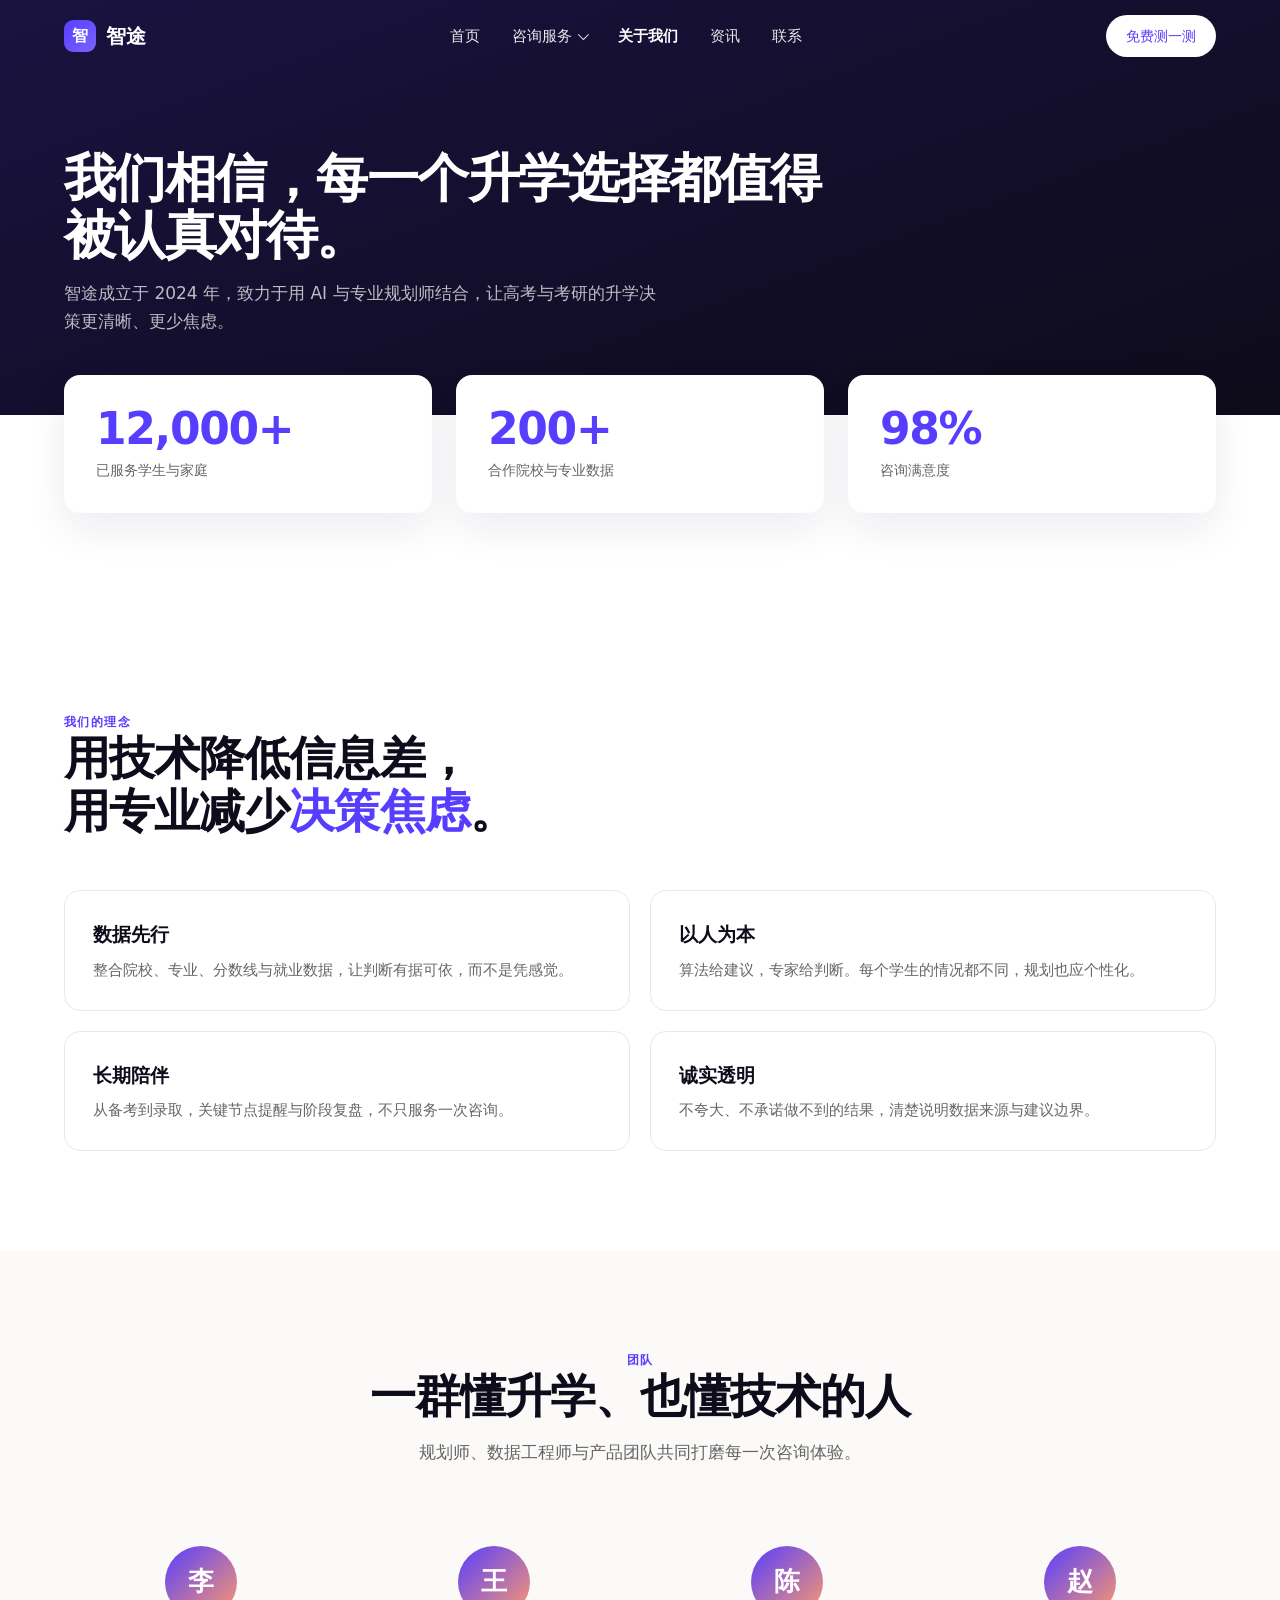
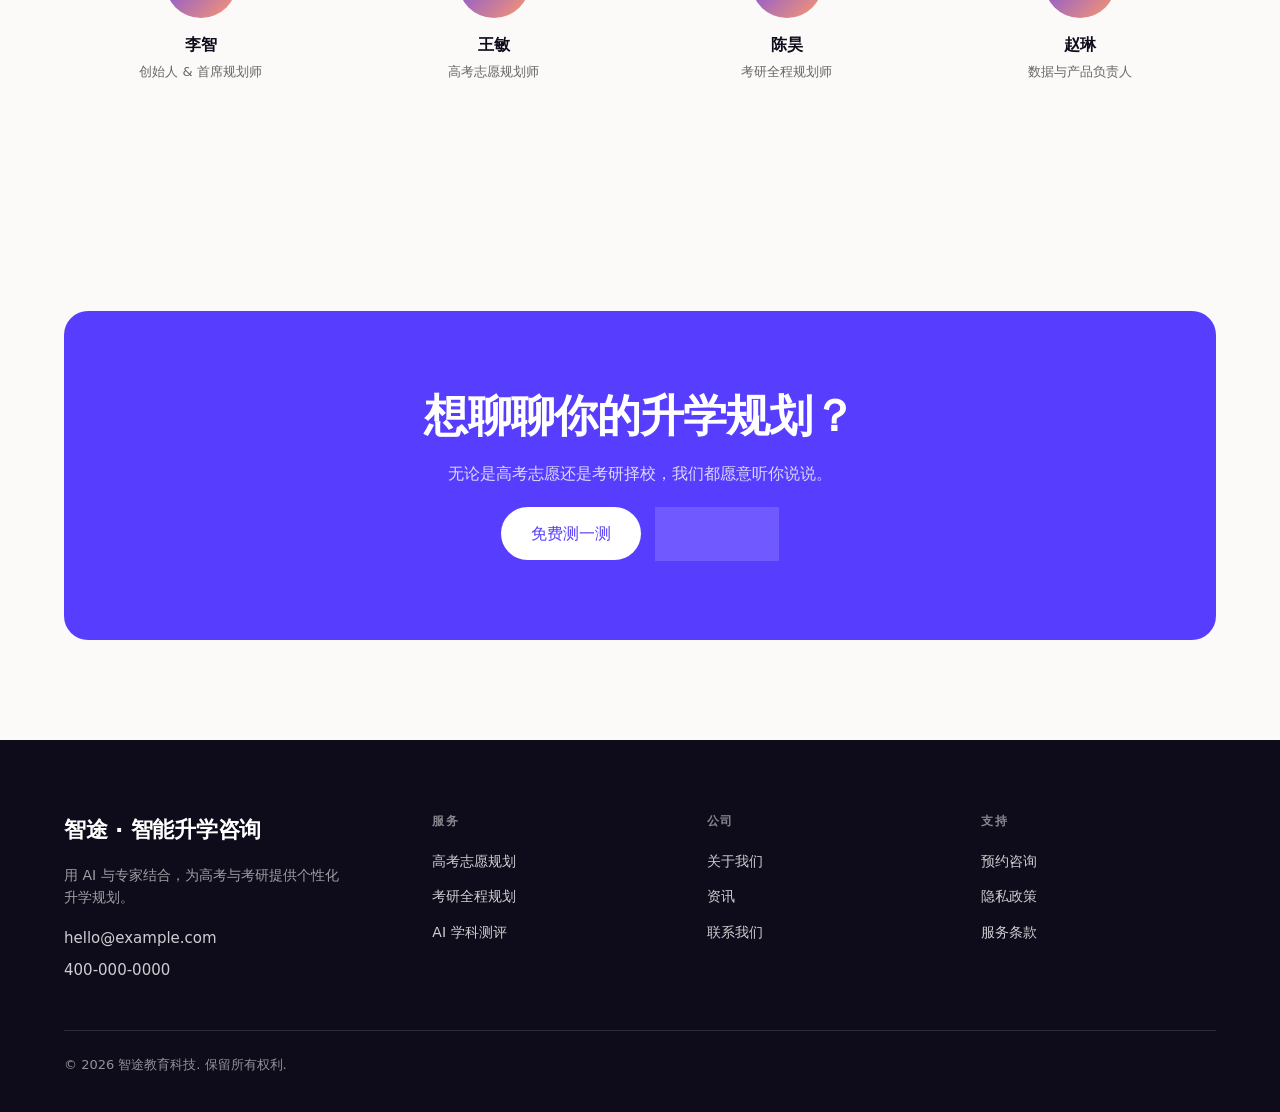
<file: prototype/about.html>
<!doctype html>
<html lang="zh-CN">
<head>
<meta charset="utf-8">
<meta name="viewport" content="width=device-width, initial-scale=1">
<title>关于我们 · 智途</title>
<meta name="description" content="了解智途的团队、理念与使命。">
<link rel="stylesheet" href="styles.css">
</head>
<body>

<header class="site-header" id="header">
  <div class="wrap header-inner">
    <a href="index.html" class="logo"><span class="logo-mark">智</span><span>智途</span></a>
    <nav class="nav" aria-label="主导航">
      <div class="nav-item"><a class="nav-link" href="index.html">首页</a></div>
      <div class="nav-item" data-dropdown>
        <button class="nav-link" aria-haspopup="true" aria-expanded="false">咨询服务 <span class="caret"></span></button>
        <div class="dropdown">
          <a class="drop-link" href="tool.html"><strong>高考志愿规划</strong><span>基于分数与兴趣的智能院校匹配</span></a>
          <a class="drop-link" href="tool.html"><strong>考研全程规划</strong><span>择校、复习、复试一站式咨询</span></a>
          <a class="drop-link" href="tool.html"><strong>AI 学科测评</strong><span>快速定位强弱项，生成提分路径</span></a>
        </div>
      </div>
      <div class="nav-item"><a class="nav-link active" href="about.html">关于我们</a></div>
      <div class="nav-item"><a class="nav-link" href="index.html#blog">资讯</a></div>
      <div class="nav-item"><a class="nav-link" href="contact.html">联系</a></div>
    </nav>
    <div class="header-cta">
      <a href="tool.html" class="btn btn-white btn-sm btn-login">免费测一测</a>
      <button class="burger" id="burger" aria-label="打开菜单" aria-expanded="false"><span></span><span></span><span></span></button>
    </div>
  </div>
</header>

<div class="mobile-menu" id="mobileMenu">
  <div class="m-group"><a class="m-toggle" href="index.html">首页</a></div>
  <div class="m-group">
    <button class="m-toggle" aria-expanded="false">咨询服务 <span class="caret"></span></button>
    <div class="m-panel"><a href="tool.html">高考志愿规划</a><a href="tool.html">考研全程规划</a><a href="tool.html">AI 学科测评</a></div>
  </div>
  <div class="m-group"><a class="m-toggle" href="about.html">关于我们</a></div>
  <div class="m-group"><a class="m-toggle" href="index.html#blog">资讯</a></div>
  <div class="m-group"><a class="m-toggle" href="contact.html">联系</a></div>
  <div class="m-cta"><a href="tool.html" class="btn btn-primary">免费测一测</a></div>
</div>

<section class="page-hero">
  <div class="wrap">
    <h1>我们相信，每一个升学选择都值得被认真对待。</h1>
    <p>智途成立于 2024 年，致力于用 AI 与专业规划师结合，让高考与考研的升学决策更清晰、更少焦虑。</p>
  </div>
</section>

<section class="section-pad" style="padding-top:0">
  <div class="wrap">
    <div class="about-grid">
      <div class="about-stat"><div class="num">12,000+</div><p>已服务学生与家庭</p></div>
      <div class="about-stat"><div class="num">200+</div><p>合作院校与专业数据</p></div>
      <div class="about-stat"><div class="num">98%</div><p>咨询满意度</p></div>
    </div>
  </div>
</section>

<section class="section-pad">
  <div class="wrap">
    <div class="section-head reveal">
      <div class="eyebrow">我们的理念</div>
      <h2>用技术降低信息差，<br>用专业减少<em>决策焦虑</em>。</h2>
    </div>
    <div class="values">
      <div class="value-card reveal"><h3>数据先行</h3><p>整合院校、专业、分数线与就业数据，让判断有据可依，而不是凭感觉。</p></div>
      <div class="value-card reveal"><h3>以人为本</h3><p>算法给建议，专家给判断。每个学生的情况都不同，规划也应个性化。</p></div>
      <div class="value-card reveal"><h3>长期陪伴</h3><p>从备考到录取，关键节点提醒与阶段复盘，不只服务一次咨询。</p></div>
      <div class="value-card reveal"><h3>诚实透明</h3><p>不夸大、不承诺做不到的结果，清楚说明数据来源与建议边界。</p></div>
    </div>
  </div>
</section>

<section class="section-pad" style="background:var(--paper)">
  <div class="wrap">
    <div class="section-head center reveal">
      <div class="eyebrow">团队</div>
      <h2>一群懂升学、也懂技术的人</h2>
      <p>规划师、数据工程师与产品团队共同打磨每一次咨询体验。</p>
    </div>
    <div class="team-grid">
      <div class="team-card reveal"><div class="team-avatar">李</div><h4>李智</h4><p>创始人 &amp; 首席规划师</p></div>
      <div class="team-card reveal"><div class="team-avatar">王</div><h4>王敏</h4><p>高考志愿规划师</p></div>
      <div class="team-card reveal"><div class="team-avatar">陈</div><h4>陈昊</h4><p>考研全程规划师</p></div>
      <div class="team-card reveal"><div class="team-avatar">赵</div><h4>赵琳</h4><p>数据与产品负责人</p></div>
    </div>
  </div>
</section>

<section class="cta">
  <div class="wrap">
    <div class="cta-inner reveal">
      <h2>想聊聊你的升学规划？</h2>
      <p>无论是高考志愿还是考研择校，我们都愿意听你说说。</p>
      <div style="display:flex;gap:14px;flex-wrap:wrap;justify-content:center">
        <a href="tool.html" class="btn btn-white">免费测一测</a>
        <a href="contact.html" class="btn btn-ghost">联系我们</a>
      </div>
    </div>
  </div>
</section>

<footer class="site-footer">
  <div class="wrap">
    <div class="footer-top">
      <div class="footer-brand">
        <h3>智途 · 智能升学咨询</h3>
        <p>用 AI 与专家结合，为高考与考研提供个性化升学规划。</p>
        <div class="contact"><a href="mailto:hello@example.com">hello@example.com</a><a href="tel:4000000000">400-000-0000</a></div>
      </div>
      <div class="footer-col"><h4>服务</h4><ul><li><a href="tool.html">高考志愿规划</a></li><li><a href="tool.html">考研全程规划</a></li><li><a href="tool.html">AI 学科测评</a></li></ul></div>
      <div class="footer-col"><h4>公司</h4><ul><li><a href="about.html">关于我们</a></li><li><a href="index.html#blog">资讯</a></li><li><a href="contact.html">联系我们</a></li></ul></div>
      <div class="footer-col"><h4>支持</h4><ul><li><a href="contact.html">预约咨询</a></li><li><a href="#">隐私政策</a></li><li><a href="#">服务条款</a></li></ul></div>
    </div>
    <div class="footer-bottom"><span>© 2026 智途教育科技. 保留所有权利.</span></div>
  </div>
</footer>

<script src="app.js"></script>
</body>
</html>
</file>
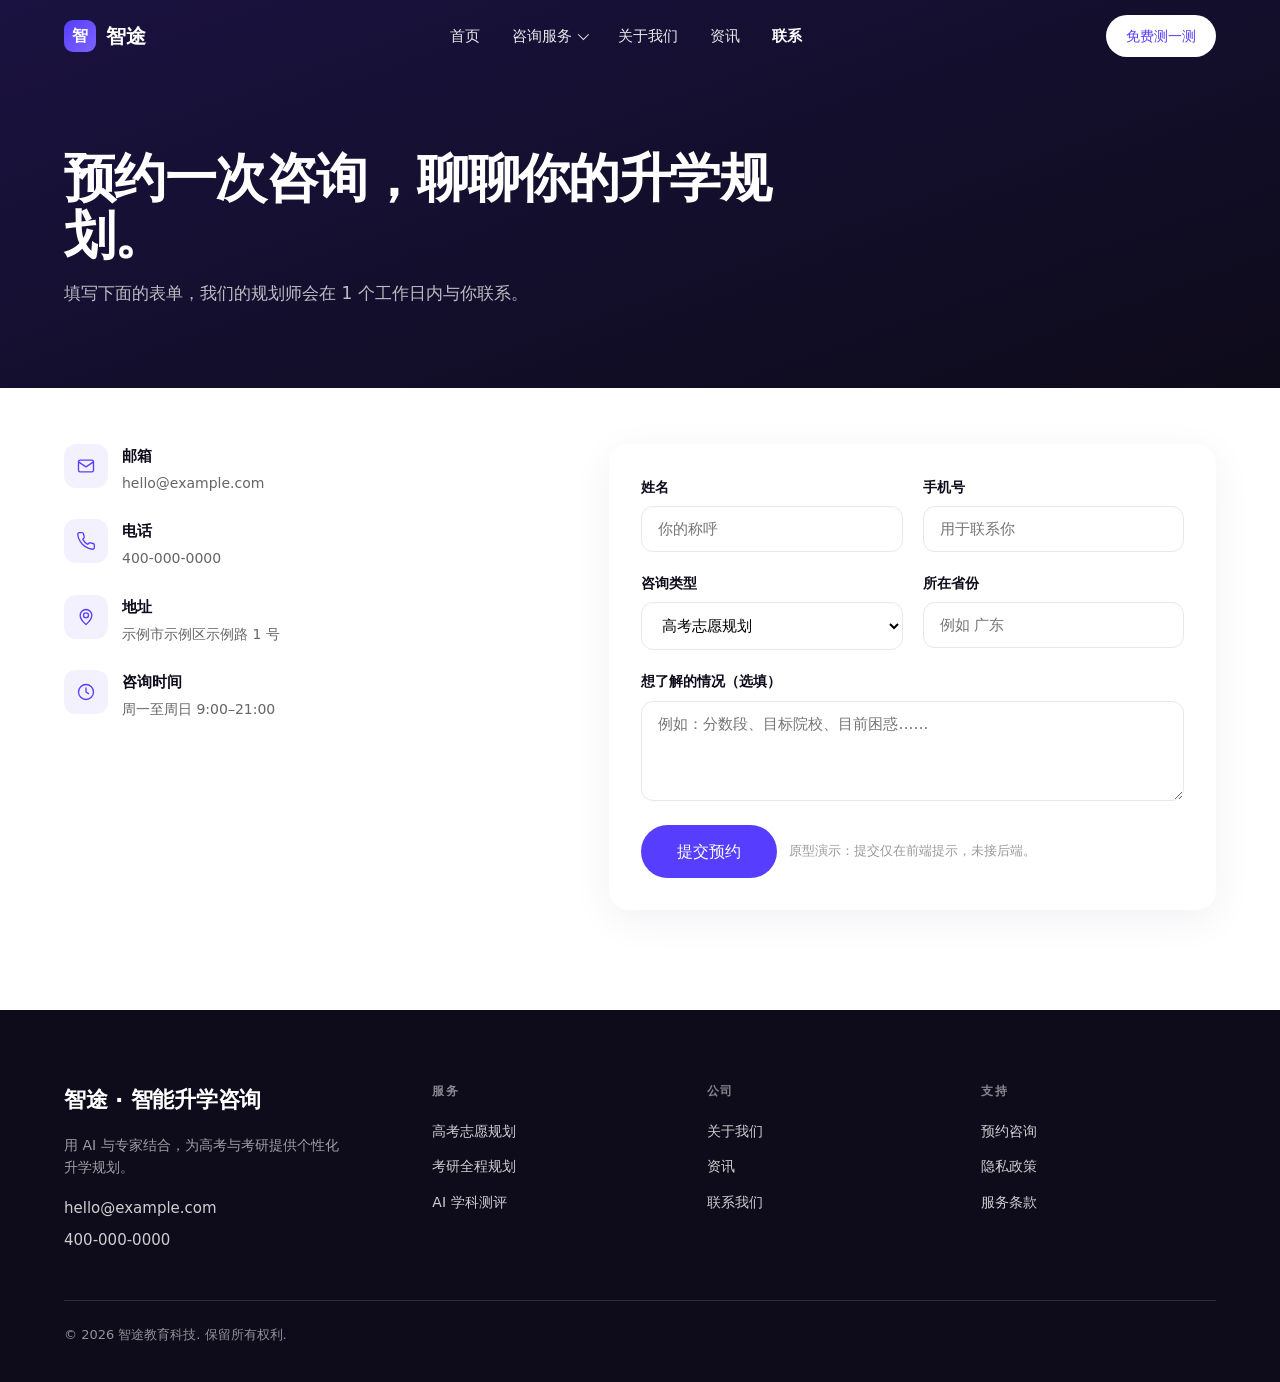
<file: prototype/contact.html>
<!doctype html>
<html lang="zh-CN">
<head>
<meta charset="utf-8">
<meta name="viewport" content="width=device-width, initial-scale=1">
<title>联系我们 · 智途</title>
<meta name="description" content="预约智途升学咨询，获取个性化规划建议。">
<link rel="stylesheet" href="styles.css">
</head>
<body>

<header class="site-header" id="header">
  <div class="wrap header-inner">
    <a href="index.html" class="logo"><span class="logo-mark">智</span><span>智途</span></a>
    <nav class="nav" aria-label="主导航">
      <div class="nav-item"><a class="nav-link" href="index.html">首页</a></div>
      <div class="nav-item" data-dropdown>
        <button class="nav-link" aria-haspopup="true" aria-expanded="false">咨询服务 <span class="caret"></span></button>
        <div class="dropdown">
          <a class="drop-link" href="tool.html"><strong>高考志愿规划</strong><span>基于分数与兴趣的智能院校匹配</span></a>
          <a class="drop-link" href="tool.html"><strong>考研全程规划</strong><span>择校、复习、复试一站式咨询</span></a>
          <a class="drop-link" href="tool.html"><strong>AI 学科测评</strong><span>快速定位强弱项，生成提分路径</span></a>
        </div>
      </div>
      <div class="nav-item"><a class="nav-link" href="about.html">关于我们</a></div>
      <div class="nav-item"><a class="nav-link" href="index.html#blog">资讯</a></div>
      <div class="nav-item"><a class="nav-link active" href="contact.html">联系</a></div>
    </nav>
    <div class="header-cta">
      <a href="tool.html" class="btn btn-white btn-sm btn-login">免费测一测</a>
      <button class="burger" id="burger" aria-label="打开菜单" aria-expanded="false"><span></span><span></span><span></span></button>
    </div>
  </div>
</header>

<div class="mobile-menu" id="mobileMenu">
  <div class="m-group"><a class="m-toggle" href="index.html">首页</a></div>
  <div class="m-group">
    <button class="m-toggle" aria-expanded="false">咨询服务 <span class="caret"></span></button>
    <div class="m-panel"><a href="tool.html">高考志愿规划</a><a href="tool.html">考研全程规划</a><a href="tool.html">AI 学科测评</a></div>
  </div>
  <div class="m-group"><a class="m-toggle" href="about.html">关于我们</a></div>
  <div class="m-group"><a class="m-toggle" href="index.html#blog">资讯</a></div>
  <div class="m-group"><a class="m-toggle" href="contact.html">联系</a></div>
  <div class="m-cta"><a href="tool.html" class="btn btn-primary">免费测一测</a></div>
</div>

<section class="page-hero">
  <div class="wrap">
    <h1>预约一次咨询，聊聊你的升学规划。</h1>
    <p>填写下面的表单，我们的规划师会在 1 个工作日内与你联系。</p>
  </div>
</section>

<section class="section-pad" style="padding-top:56px">
  <div class="wrap">
    <div class="contact-layout">
      <div class="contact-info">
        <div class="contact-item">
          <div class="ci-icon"><svg viewBox="0 0 24 24" stroke-width="1.6" stroke-linecap="round" stroke-linejoin="round"><rect x="3" y="5" width="18" height="14" rx="2"/><path d="m3 7 9 6 9-6"/></svg></div>
          <div><strong>邮箱</strong><span>hello@example.com</span></div>
        </div>
        <div class="contact-item">
          <div class="ci-icon"><svg viewBox="0 0 24 24" stroke-width="1.6" stroke-linecap="round" stroke-linejoin="round"><path d="M22 16.9v3a2 2 0 0 1-2.2 2 19.8 19.8 0 0 1-8.6-3.1 19.5 19.5 0 0 1-6-6A19.8 19.8 0 0 1 2.1 4.2 2 2 0 0 1 4.1 2h3a2 2 0 0 1 2 1.7c.1 1 .4 2 .7 2.9a2 2 0 0 1-.4 2.1L8.1 10a16 16 0 0 0 6 6l1.3-1.3a2 2 0 0 1 2.1-.4c.9.3 1.9.6 2.9.7a2 2 0 0 1 1.7 2Z"/></svg></div>
          <div><strong>电话</strong><span>400-000-0000</span></div>
        </div>
        <div class="contact-item">
          <div class="ci-icon"><svg viewBox="0 0 24 24" stroke-width="1.6" stroke-linecap="round" stroke-linejoin="round"><circle cx="12" cy="10" r="3"/><path d="M12 21s-7-5.7-7-11a7 7 0 1 1 14 0c0 5.3-7 11-7 11Z"/></svg></div>
          <div><strong>地址</strong><span>示例市示例区示例路 1 号</span></div>
        </div>
        <div class="contact-item">
          <div class="ci-icon"><svg viewBox="0 0 24 24" stroke-width="1.6" stroke-linecap="round" stroke-linejoin="round"><circle cx="12" cy="12" r="9"/><path d="M12 7v5l3 2"/></svg></div>
          <div><strong>咨询时间</strong><span>周一至周日 9:00–21:00</span></div>
        </div>
      </div>

      <form class="form-card" id="contactForm" style="margin:0;max-width:none">
        <div class="form-grid">
          <div class="field"><label for="name">姓名</label><input id="name" name="name" type="text" placeholder="你的称呼" required></div>
          <div class="field"><label for="phone">手机号</label><input id="phone" name="phone" type="tel" placeholder="用于联系你" required></div>
          <div class="field"><label for="ctype">咨询类型</label>
            <select id="ctype" name="ctype">
              <option>高考志愿规划</option>
              <option>考研全程规划</option>
              <option>AI 学科测评</option>
              <option>其他</option>
            </select>
          </div>
          <div class="field"><label for="province">所在省份</label><input id="province" name="province" type="text" placeholder="例如 广东"></div>
          <div class="field full"><label for="msg">想了解的情况（选填）</label><textarea id="msg" name="msg" rows="4" placeholder="例如：分数段、目标院校、目前困惑……" style="width:100%;padding:13px 16px;border:1.5px solid var(--line);border-radius:12px;font-size:15px;font-family:inherit;resize:vertical;outline:none"></textarea></div>
        </div>
        <div class="form-actions">
          <button type="submit" class="btn btn-primary">提交预约</button>
          <span class="form-hint">原型演示：提交仅在前端提示，未接后端。</span>
        </div>
        <div class="form-success" id="formSuccess">✓ 已收到你的预约信息（演示），我们会尽快联系你。</div>
      </form>
    </div>
  </div>
</section>

<footer class="site-footer">
  <div class="wrap">
    <div class="footer-top">
      <div class="footer-brand">
        <h3>智途 · 智能升学咨询</h3>
        <p>用 AI 与专家结合，为高考与考研提供个性化升学规划。</p>
        <div class="contact"><a href="mailto:hello@example.com">hello@example.com</a><a href="tel:4000000000">400-000-0000</a></div>
      </div>
      <div class="footer-col"><h4>服务</h4><ul><li><a href="tool.html">高考志愿规划</a></li><li><a href="tool.html">考研全程规划</a></li><li><a href="tool.html">AI 学科测评</a></li></ul></div>
      <div class="footer-col"><h4>公司</h4><ul><li><a href="about.html">关于我们</a></li><li><a href="index.html#blog">资讯</a></li><li><a href="contact.html">联系我们</a></li></ul></div>
      <div class="footer-col"><h4>支持</h4><ul><li><a href="contact.html">预约咨询</a></li><li><a href="#">隐私政策</a></li><li><a href="#">服务条款</a></li></ul></div>
    </div>
    <div class="footer-bottom"><span>© 2026 智途教育科技. 保留所有权利.</span></div>
  </div>
</footer>

<script src="app.js"></script>
</body>
</html>
</file>
<file: prototype/styles.css>
:root {
    --purple: #573EFF;
    --purple-2: #7C63FF;
    --purple-soft: #F4F1FF;
    --ink: #0E0B1A;
    --ink-2: #222;
    --muted: #666;
    --line: #E8E6F0;
    --paper: #FBFAF9;
    --warm: #F2ECE8;
    --radius: 16px;
    --max: 1200px;
    --font: "Geist", "Inter", "PingFang SC", "Microsoft YaHei", system-ui, sans-serif;
}

* {
    box-sizing: border-box;
    margin: 0;
    padding: 0
}

html {
    scroll-behavior: smooth
}

body {
    font-family: var(--font);
    color: var(--ink-2);
    background: #fff;
    line-height: 1.6;
    -webkit-font-smoothing: antialiased
}

a {
    color: inherit;
    text-decoration: none
}

img,
video {
    display: block;
    max-width: 100%
}

button {
    font: inherit;
    cursor: pointer;
    border: 0;
    background: none
}

.wrap {
    width: 100%;
    max-width: var(--max);
    margin: 0 auto;
    padding: 0 24px
}

.btn {
    display: inline-flex;
    align-items: center;
    justify-content: center;
    padding: 14px 30px;
    border-radius: 999px;
    font-size: 16px;
    transition: transform .2s, opacity .2s;
    white-space: nowrap
}

.btn:hover {
    transform: translateY(-1px);
    opacity: .92
}

.btn-primary {
    background: var(--purple);
    color: #fff
}

.btn-white {
    background: #fff;
    color: var(--purple)
}

.btn-ghost {
    background: rgba(255, 255, 255, .15);
    color: #fff;
    backdrop-filter: blur(8px)
}

.btn-outline {
    border: 1.5px solid var(--line);
    color: var(--ink)
}

.btn-outline:hover {
    border-color: var(--purple);
    color: var(--purple)
}

.btn-sm {
    padding: 10px 20px;
    font-size: 14px
}

.eyebrow {
    font-size: 12px;
    letter-spacing: .12em;
    text-transform: uppercase;
    color: var(--purple);
    font-weight: 600
}

/* Header */
.site-header {
    position: fixed;
    inset: 0 0 auto 0;
    z-index: 50;
    transition: background .3s, backdrop-filter .3s, box-shadow .3s
}

.site-header.scrolled {
    background: rgba(255, 255, 255, .85);
    backdrop-filter: blur(14px);
    box-shadow: 0 1px 0 rgba(0, 0, 0, .06)
}

.header-inner {
    display: flex;
    align-items: center;
    justify-content: space-between;
    height: 72px;
    gap: 20px
}

.logo {
    display: flex;
    align-items: center;
    gap: 10px;
    font-weight: 700;
    font-size: 20px;
    color: #fff;
    flex: 0 0 auto
}

.site-header.scrolled .logo {
    color: var(--ink)
}

.logo-mark {
    width: 32px;
    height: 32px;
    border-radius: 9px;
    background: linear-gradient(135deg, var(--purple), var(--purple-2));
    display: grid;
    place-items: center;
    color: #fff;
    font-size: 16px;
    font-weight: 800;
    flex: 0 0 32px
}

.logo img {
    height: 30px;
    width: auto
}

.nav {
    display: flex;
    align-items: center;
    gap: 4px
}

.nav-item {
    position: relative
}

.nav-link {
    display: inline-flex;
    align-items: center;
    gap: 6px;
    padding: 10px 14px;
    border-radius: 10px;
    font-size: 15px;
    color: rgba(255, 255, 255, .9);
    transition: background .2s, color .2s;
    cursor: pointer
}

.site-header.scrolled .nav-link {
    color: var(--ink-2)
}

.nav-link:hover {
    background: rgba(255, 255, 255, .12)
}

.site-header.scrolled .nav-link:hover {
    background: var(--purple-soft);
    color: var(--purple)
}

.nav-link.active {
    color: #fff;
    font-weight: 600
}

.site-header.scrolled .nav-link.active {
    color: var(--purple)
}

.caret {
    width: 8px;
    height: 8px;
    border-right: 1.6px solid currentColor;
    border-bottom: 1.6px solid currentColor;
    transform: rotate(45deg) translateY(-2px);
    transition: transform .2s
}

.nav-item.open .caret {
    transform: rotate(225deg) translateY(-2px)
}

.dropdown {
    position: absolute;
    top: calc(100% + 10px);
    left: 0;
    min-width: 280px;
    background: #fff;
    border-radius: 14px;
    padding: 8px;
    box-shadow: 0 18px 50px rgba(20, 10, 60, .16);
    opacity: 0;
    visibility: hidden;
    transform: translateY(8px);
    transition: all .2s
}

.nav-item.open .dropdown {
    opacity: 1;
    visibility: visible;
    transform: translateY(0)
}

.drop-link {
    display: block;
    padding: 12px 14px;
    border-radius: 10px;
    transition: background .15s
}

.drop-link strong {
    display: block;
    font-size: 15px;
    color: var(--ink);
    margin-bottom: 2px
}

.drop-link span {
    color: #777;
    font-size: 13px
}

.drop-link:hover {
    background: var(--purple-soft)
}

.header-cta {
    display: flex;
    align-items: center;
    gap: 10px
}

.burger {
    display: none;
    width: 44px;
    height: 44px;
    border-radius: 10px;
    position: relative;
    background: rgba(255, 255, 255, .12);
    flex: 0 0 44px
}

.site-header.scrolled .burger {
    background: var(--purple-soft)
}

.burger span {
    position: absolute;
    left: 12px;
    right: 12px;
    height: 2px;
    border-radius: 2px;
    background: #fff;
    transition: all .25s
}

.site-header.scrolled .burger span {
    background: var(--ink)
}

.burger span:nth-child(1) {
    top: 15px
}

.burger span:nth-child(2) {
    top: 21px
}

.burger span:nth-child(3) {
    top: 27px
}

.burger.active span:nth-child(1) {
    top: 21px;
    transform: rotate(45deg)
}

.burger.active span:nth-child(2) {
    opacity: 0
}

.burger.active span:nth-child(3) {
    top: 21px;
    transform: rotate(-45deg)
}

/* Mobile drawer */
.mobile-menu {
    position: fixed;
    inset: 72px 0 0 0;
    z-index: 45;
    background: #fff;
    padding: 20px 24px 40px;
    overflow-y: auto;
    transform: translateX(100%);
    transition: transform .3s
}

.mobile-menu.open {
    transform: translateX(0)
}

.m-group {
    border-bottom: 1px solid var(--line)
}

.m-toggle {
    width: 100%;
    display: flex;
    justify-content: space-between;
    align-items: center;
    padding: 18px 0;
    font-size: 17px;
    color: var(--ink);
    text-align: left
}

.m-group.open .m-toggle .caret {
    transform: rotate(225deg) translateY(-2px)
}

.m-panel {
    max-height: 0;
    overflow: hidden;
    transition: max-height .3s
}

.m-group.open .m-panel {
    max-height: 400px
}

.m-panel a {
    display: block;
    padding: 12px 6px;
    font-size: 15px;
    color: #555
}

.m-cta {
    display: flex;
    flex-direction: column;
    gap: 12px;
    margin-top: 24px
}

.m-cta .btn {
    width: 100%
}

/* Generic section */
section {
    position: relative
}

.section-pad {
    padding: 100px 0
}

.section-head {
    max-width: 760px;
    margin-bottom: 52px
}

.section-head.center {
    margin-left: auto;
    margin-right: auto;
    text-align: center
}

.section-head h2 {
    font-size: clamp(30px, 4vw, 46px);
    line-height: 1.15;
    letter-spacing: -.02em;
    color: var(--ink);
    font-weight: 600
}

.section-head h2 em {
    color: var(--purple);
    font-style: normal
}

.section-head p {
    margin-top: 16px;
    font-size: 17px;
    color: var(--muted)
}

/* Hero */
.hero {
    position: relative;
    min-height: 100svh;
    display: grid;
    place-items: center;
    overflow: hidden;
    color: #fff
}

.hero-media {
    position: absolute;
    inset: 0;
    z-index: 0
}

.hero-media video,
.hero-media .fallback {
    width: 100%;
    height: 100%;
    object-fit: cover
}

.hero-media .fallback {
    background: radial-gradient(120% 90% at 50% 0%, #2A1E6B 0%, #0E0B1A 70%), radial-gradient(80% 60% at 80% 80%, #573EFF33 0%, transparent 60%)
}

.hero-overlay {
    position: absolute;
    inset: 0;
    z-index: 1;
    background: radial-gradient(139% 111% at 50.8% 0%, #0000 0%, #000000d9 99%)
}

.hero-content {
    position: relative;
    z-index: 2;
    text-align: center;
    padding: 120px 24px 80px;
    max-width: 960px;
    display: flex;
    flex-direction: column;
    align-items: center;
    gap: 20px
}

.hero-eyebrow {
    font-size: 18px;
    font-weight: 600;
    letter-spacing: .02em
}

.hero h1 {
    font-size: clamp(38px, 6vw, 72px);
    line-height: 1.08;
    letter-spacing: -.03em;
    font-weight: 700
}

.hero-sub {
    font-size: clamp(15px, 1.6vw, 18px);
    color: rgba(255, 255, 255, .72);
    max-width: 620px
}

/* AI box */
.ai-box {
    width: min(560px, 100%);
    margin-top: 14px;
    display: flex;
    flex-direction: column;
    gap: 16px;
    padding: 12px;
    border-radius: 24px;
    background: rgba(0, 0, 0, .12);
    border: 1px solid rgba(255, 255, 255, .22);
    box-shadow: 0 18px 50px rgba(0, 0, 0, .25);
    backdrop-filter: blur(20px);
    -webkit-backdrop-filter: blur(20px)
}

.ai-row {
    display: flex;
    align-items: center;
    gap: 13px;
    padding: 14px 12px;
    border-radius: 16px;
    background: rgba(0, 0, 0, .6);
    border: 1px solid rgba(255, 255, 255, .09)
}

.ai-orb {
    width: 28px;
    height: 28px;
    flex: 0 0 28px;
    position: relative;
    display: grid;
    place-items: center
}

.ai-ring {
    position: absolute;
    inset: 5px;
    border-radius: 50%;
    border: 1px solid rgba(124, 99, 255, .6);
    animation: ai-ring 1.5s ease-out infinite
}

.ai-ring:nth-child(2) {
    animation-delay: .75s;
    border-color: rgba(124, 99, 255, .42)
}

.ai-dot {
    width: 11px;
    height: 11px;
    border-radius: 50%;
    background: var(--purple-2);
    box-shadow: 0 0 10px rgba(124, 99, 255, .9), 0 0 20px rgba(124, 99, 255, .42);
    animation: ai-orb 1.5s ease-in-out infinite
}

@keyframes ai-orb {

    0%,
    100% {
        transform: scale(.84);
        filter: brightness(.9)
    }

    45% {
        transform: scale(1.08);
        filter: brightness(1.25)
    }

    60% {
        transform: scale(.96);
        filter: brightness(1.08)
    }
}

@keyframes ai-ring {
    0% {
        transform: scale(.65);
        opacity: .65
    }

    75%,
    100% {
        transform: scale(1.7);
        opacity: 0
    }
}

.ai-text {
    flex: 1;
    min-height: 29px;
    font-size: 18px;
    line-height: 1.35;
    color: rgba(255, 255, 255, .96);
    letter-spacing: -.01em;
    text-align: left
}

.ai-caret {
    display: inline-block;
    width: 2px;
    height: 1.05em;
    margin-left: 3px;
    vertical-align: -.14em;
    background: rgba(255, 255, 255, .88);
    animation: caret .9s step-end infinite
}

@keyframes caret {

    0%,
    45% {
        opacity: 1
    }

    46%,
    100% {
        opacity: 0
    }
}

.ai-foot {
    display: flex;
    justify-content: space-between;
    align-items: center;
    padding: 0 6px 4px
}

.ai-dots {
    display: flex;
    gap: 6px
}

.ai-dots span {
    width: 6px;
    height: 6px;
    border-radius: 99px;
    background: rgba(255, 255, 255, .28);
    transition: all .22s
}

.ai-dots span:first-child {
    width: 20px;
    background: #fff
}

.ai-icons {
    display: flex;
    gap: 14px;
    color: rgba(255, 255, 255, .6)
}

.ai-icons svg {
    width: 22px;
    height: 22px
}

/* Intro quote */
.intro {
    background: var(--paper);
    padding: 24px 0
}

.intro-card {
    background: var(--warm);
    border-radius: 24px;
    padding: 80px 56px;
    display: grid;
    gap: 40px
}

.intro-quote {
    font-size: clamp(26px, 3.4vw, 42px);
    line-height: 1.3;
    letter-spacing: -.02em;
    color: var(--purple);
    font-weight: 600;
    max-width: 900px
}

.intro-quote .w {
    display: inline-block;
    opacity: 0;
    transform: translateY(20px);
    transition: all .7s cubic-bezier(.23, 1, .32, 1)
}

.intro-quote .w.in {
    opacity: 1;
    transform: none
}

.intro-meta {
    display: flex;
    align-items: flex-end;
    justify-content: space-between;
    gap: 24px;
    flex-wrap: wrap
}

.author {
    display: flex;
    flex-direction: column;
    gap: 4px;
    font-size: 12px;
    letter-spacing: .08em;
    text-transform: uppercase;
    color: #555
}

.author strong {
    color: var(--ink)
}

.stat-grid {
    display: grid;
    grid-template-columns: repeat(3, 1fr);
    gap: 20px;
    margin-top: 12px
}

.stat-card {
    position: relative;
    border-radius: 16px;
    overflow: hidden;
    min-height: 240px;
    display: flex;
    flex-direction: column;
    justify-content: space-between;
    padding: 24px;
    color: #fff;
    background: linear-gradient(160deg, #2A1E6B, #0E0B1A)
}

.stat-card img {
    position: absolute;
    inset: 0;
    width: 100%;
    height: 100%;
    object-fit: cover;
    opacity: .55
}

.stat-card .shade {
    position: absolute;
    inset: 0;
    background: linear-gradient(180deg, rgba(0, 0, 0, .1), rgba(0, 0, 0, .7))
}

.stat-card p {
    position: relative;
    font-size: 14px;
    line-height: 1.5;
    max-width: 230px
}

.stat-num {
    position: relative;
    font-size: 52px;
    line-height: 1;
    letter-spacing: -.04em;
    font-weight: 500
}

/* Feature cards */
.features {
    padding: 110px 0
}

.feature {
    display: grid;
    grid-template-columns: 1fr 1fr;
    gap: 20px;
    margin-bottom: 20px
}

.feature.reverse .f-media {
    order: 2
}

.f-media {
    position: relative;
    border-radius: var(--radius);
    overflow: hidden;
    min-height: 420px;
    display: flex;
    flex-direction: column;
    justify-content: flex-end;
    padding: 32px;
    color: #fff;
    background: linear-gradient(25deg, rgba(0, 0, 0, .9) 18%, rgba(0, 0, 0, .25) 55%), #2A1E6B
}

.f-media img {
    position: absolute;
    inset: 0;
    width: 100%;
    height: 100%;
    object-fit: cover;
    z-index: 0
}

.f-media::after {
    content: "";
    position: absolute;
    inset: 0;
    z-index: 1;
    background: linear-gradient(25deg, rgba(0, 0, 0, .9) 18%, rgba(0, 0, 0, .25) 55%)
}

.f-media .f-icon {
    position: relative;
    z-index: 2;
    align-self: flex-start;
    width: 48px;
    height: 48px;
    border-radius: 10px;
    background: rgba(255, 255, 255, .15);
    backdrop-filter: blur(8px);
    display: grid;
    place-items: center;
    margin-bottom: auto
}

.f-media .f-icon svg {
    width: 24px;
    height: 24px;
    stroke: #fff;
    fill: none
}

.f-media p {
    position: relative;
    z-index: 2;
    font-size: 17px;
    line-height: 1.55;
    max-width: 92%
}

.f-side {
    background: var(--warm);
    border-radius: var(--radius);
    padding: 40px;
    display: flex;
    flex-direction: column;
    justify-content: center
}

.f-side h3 {
    font-size: clamp(24px, 3vw, 36px);
    letter-spacing: -.02em;
    color: var(--ink);
    line-height: 1.15
}

.f-side p {
    margin-top: 16px;
    color: #555;
    font-size: 16px
}

/* Benefits */
.benefits {
    background: #fff;
    padding: 100px 0
}

.benefit-layout {
    display: grid;
    grid-template-columns: .9fr 1.3fr;
    gap: 20px
}

.benefit-hero {
    position: relative;
    border-radius: var(--radius);
    overflow: hidden;
    min-height: 560px;
    padding: 40px;
    color: #fff;
    display: flex;
    flex-direction: column;
    justify-content: space-between;
    background: linear-gradient(#000000e6 0%, #0000 66%, #000000e6 100%), var(--purple)
}

.benefit-hero img {
    position: absolute;
    inset: 0;
    width: 100%;
    height: 100%;
    object-fit: cover;
    opacity: .35
}

.benefit-hero .bh-text {
    position: relative;
    z-index: 2
}

.benefit-hero h2 {
    font-size: clamp(26px, 3vw, 36px);
    line-height: 1.15;
    letter-spacing: -.02em
}

.benefit-hero p {
    margin-top: 16px;
    color: rgba(255, 255, 255, .8);
    font-size: 16px;
    max-width: 360px
}

.benefit-hero .btn {
    align-self: flex-start;
    position: relative;
    z-index: 2
}

.benefit-grid {
    display: grid;
    grid-template-columns: 1fr 1fr;
    gap: 20px
}

.bcard {
    background: var(--purple);
    color: #fff;
    border-radius: var(--radius);
    padding: 32px;
    display: flex;
    flex-direction: column;
    gap: 16px;
    opacity: 0;
    transform: translateY(24px);
    transition: all .6s
}

.bcard.in {
    opacity: 1;
    transform: none
}

.bcard .bicon {
    width: 44px;
    height: 44px;
    border-radius: 10px;
    background: #fff;
    display: grid;
    place-items: center
}

.bcard .bicon svg {
    width: 24px;
    height: 24px;
    stroke: var(--ink);
    fill: none
}

.bcard h3 {
    font-size: 22px;
    letter-spacing: -.01em
}

.bcard p {
    font-size: 15px;
    color: rgba(255, 255, 255, .85);
    line-height: 1.55
}

/* Blog */
.blog {
    padding: 100px 0;
    background: #fff
}

.blog-head {
    display: flex;
    justify-content: space-between;
    align-items: flex-end;
    gap: 24px;
    margin-bottom: 44px;
    flex-wrap: wrap
}

.blog-head h2 {
    font-size: clamp(30px, 4vw, 46px);
    letter-spacing: -.02em;
    color: var(--ink);
    font-weight: 600
}

.blog-head p {
    margin-top: 12px;
    color: var(--muted);
    max-width: 520px
}

.blog-grid {
    display: grid;
    grid-template-columns: repeat(3, 1fr);
    gap: 24px
}

.post {
    display: flex;
    flex-direction: column;
    background: var(--paper);
    border-radius: var(--radius);
    overflow: hidden;
    transition: transform .25s, box-shadow .25s
}

.post:hover {
    transform: translateY(-4px);
    box-shadow: 0 20px 40px rgba(20, 10, 60, .1)
}

.post-img {
    aspect-ratio: 16/10;
    background: linear-gradient(135deg, #2A1E6B, var(--purple));
    overflow: hidden
}

.post-img img {
    width: 100%;
    height: 100%;
    object-fit: cover
}

.post-body {
    padding: 22px;
    display: flex;
    flex-direction: column;
    gap: 12px;
    flex: 1
}

.post-meta {
    display: flex;
    align-items: center;
    gap: 10px;
    font-size: 12px;
    color: #777;
    letter-spacing: .04em;
    flex-wrap: wrap
}

.tag {
    background: var(--warm);
    color: #5A4638;
    padding: 5px 10px;
    border-radius: 8px;
    font-size: 11px;
    letter-spacing: .06em;
    text-transform: uppercase
}

.post h3 {
    font-size: 19px;
    line-height: 1.35;
    letter-spacing: -.01em;
    color: var(--ink)
}

.post-foot {
    margin-top: auto;
    display: flex;
    align-items: center;
    gap: 10px;
    padding-top: 8px
}

.avatar {
    width: 36px;
    height: 36px;
    border-radius: 50%;
    background: linear-gradient(135deg, var(--purple), #FF9A6B);
    display: grid;
    place-items: center;
    color: #fff;
    font-weight: 700;
    font-size: 13px;
    flex: 0 0 36px
}

.post-foot small {
    display: block;
    color: #777;
    font-size: 12px
}

.post-foot strong {
    font-size: 13px;
    color: var(--ink)
}

/* CTA */
.cta {
    padding: 100px 0;
    background: var(--paper)
}

.cta-inner {
    background: var(--purple);
    border-radius: 24px;
    padding: 80px 40px;
    text-align: center;
    color: #fff;
    display: flex;
    flex-direction: column;
    align-items: center;
    gap: 20px
}

.cta-inner h2 {
    font-size: clamp(28px, 4vw, 44px);
    letter-spacing: -.02em;
    line-height: 1.15;
    max-width: 720px
}

.cta-inner p {
    color: rgba(255, 255, 255, .8);
    max-width: 540px
}

/* Footer */
.site-footer {
    background: var(--ink);
    color: #fff;
    padding: 72px 0 36px
}

.footer-top {
    display: grid;
    grid-template-columns: 1.4fr 1fr 1fr 1fr;
    gap: 40px;
    padding-bottom: 48px;
    border-bottom: 1px solid rgba(255, 255, 255, .14)
}

.footer-brand h3 {
    font-size: 22px;
    letter-spacing: -.01em;
    margin-bottom: 16px
}

.footer-brand p {
    color: rgba(255, 255, 255, .6);
    font-size: 14px;
    max-width: 280px
}

.footer-brand .contact {
    display: flex;
    flex-direction: column;
    gap: 8px;
    font-size: 15px;
    margin-top: 18px
}

.footer-brand .contact a {
    color: rgba(255, 255, 255, .8)
}

.footer-brand .contact a:hover {
    color: #fff
}

.footer-col h4 {
    font-size: 12px;
    letter-spacing: .12em;
    text-transform: uppercase;
    color: rgba(255, 255, 255, .5);
    margin-bottom: 16px
}

.footer-col ul {
    list-style: none;
    display: flex;
    flex-direction: column;
    gap: 10px
}

.footer-col a {
    font-size: 14px;
    color: rgba(255, 255, 255, .8)
}

.footer-col a:hover {
    color: #fff
}

.footer-bottom {
    display: flex;
    justify-content: space-between;
    align-items: center;
    gap: 20px;
    padding-top: 24px;
    flex-wrap: wrap;
    font-size: 13px;
    color: rgba(255, 255, 255, .55)
}

.socials {
    display: flex;
    gap: 12px
}

.socials a {
    width: 34px;
    height: 34px;
    border-radius: 50%;
    background: rgba(255, 255, 255, .1);
    display: grid;
    place-items: center;
    transition: background .2s
}

.socials a:hover {
    background: rgba(255, 255, 255, .22)
}

.socials svg {
    width: 16px;
    height: 16px;
    fill: #fff
}

/* Reveal */
.reveal {
    opacity: 0;
    transform: translateY(28px);
    transition: opacity .8s cubic-bezier(.23, 1, .32, 1), transform .8s cubic-bezier(.23, 1, .32, 1)
}

.reveal.in {
    opacity: 1;
    transform: none
}

/* ---------- Tool page ---------- */
.tool-hero {
    background: linear-gradient(160deg, #1A1240, var(--ink));
    color: #fff;
    padding: 140px 0 64px;
    text-align: center
}

.tool-hero h1 {
    font-size: clamp(32px, 5vw, 52px);
    letter-spacing: -.03em;
    line-height: 1.1;
    margin-bottom: 14px
}

.tool-hero p {
    color: rgba(255, 255, 255, .7);
    max-width: 560px;
    margin: 0 auto
}

.tool-body {
    padding: 56px 0 100px;
    background: var(--paper);
    min-height: 60vh
}

.form-card {
    background: #fff;
    border-radius: 20px;
    padding: 32px;
    box-shadow: 0 10px 40px rgba(20, 10, 60, .06);
    max-width: 820px;
    margin: 0 auto
}

.form-grid {
    display: grid;
    grid-template-columns: repeat(2, 1fr);
    gap: 20px
}

.field {
    display: flex;
    flex-direction: column;
    gap: 8px
}

.field label {
    font-size: 14px;
    font-weight: 600;
    color: var(--ink)
}

.field input,
.field select {
    width: 100%;
    padding: 13px 16px;
    border: 1.5px solid var(--line);
    border-radius: 12px;
    font-size: 15px;
    font-family: inherit;
    background: #fff;
    transition: border-color .2s, box-shadow .2s;
    outline: none
}

.field input:focus,
.field select:focus {
    border-color: var(--purple);
    box-shadow: 0 0 0 3px rgba(87, 62, 255, .12)
}

.field small {
    color: #999;
    font-size: 12px
}

.field.full {
    grid-column: 1 / -1
}

.form-actions {
    margin-top: 24px;
    display: flex;
    gap: 12px;
    align-items: center;
    flex-wrap: wrap
}

.form-actions .btn {
    padding: 14px 36px
}

.form-hint {
    font-size: 13px;
    color: #999
}

.result-section {
    padding: 0 0 100px;
    background: var(--paper)
}

.result-summary {
    max-width: 820px;
    margin: 0 auto 24px;
    padding: 20px 24px;
    background: var(--purple-soft);
    border-radius: 14px;
    color: var(--purple);
    font-size: 15px
}

.result-summary strong {
    font-weight: 700
}

.result-group {
    max-width: 1000px;
    margin: 0 auto 36px
}

.result-group h3 {
    display: flex;
    align-items: center;
    gap: 10px;
    font-size: 20px;
    margin-bottom: 16px;
    color: var(--ink)
}

.pill {
    padding: 4px 12px;
    border-radius: 999px;
    font-size: 12px;
    font-weight: 600;
    letter-spacing: .04em
}

.pill.chong {
    background: #FFE9E9;
    color: #D14343
}

.pill.wen {
    background: #FFF5DB;
    color: #B98000
}

.pill.bao {
    background: #E4F6EA;
    color: #1F8A4C
}

.school-list {
    display: grid;
    grid-template-columns: repeat(2, 1fr);
    gap: 14px
}

.school-card {
    background: #fff;
    border-radius: 14px;
    padding: 18px 20px;
    border: 1.5px solid var(--line);
    transition: border-color .2s, transform .2s
}

.school-card:hover {
    border-color: var(--purple);
    transform: translateY(-2px)
}

.school-card h4 {
    font-size: 17px;
    color: var(--ink);
    margin-bottom: 4px;
    display: flex;
    justify-content: space-between;
    gap: 10px
}

.school-card .meta {
    font-size: 13px;
    color: var(--muted);
    display: flex;
    gap: 14px;
    flex-wrap: wrap;
    margin-top: 8px
}

.school-card .match {
    font-size: 12px;
    color: var(--purple);
    font-weight: 600;
    background: var(--purple-soft);
    padding: 3px 10px;
    border-radius: 999px;
    white-space: nowrap
}

.empty {
    text-align: center;
    padding: 60px 20px;
    color: #999
}

.empty svg {
    width: 48px;
    height: 48px;
    stroke: #ccc;
    fill: none;
    margin: 0 auto 16px
}

/* About */
.page-hero {
    background: linear-gradient(160deg, #1A1240, var(--ink));
    color: #fff;
    padding: 150px 0 80px
}

.page-hero h1 {
    font-size: clamp(32px, 5vw, 52px);
    letter-spacing: -.03em;
    line-height: 1.1;
    margin-bottom: 16px;
    max-width: 760px
}

.page-hero p {
    color: rgba(255, 255, 255, .72);
    max-width: 600px;
    font-size: 17px
}

.about-grid {
    display: grid;
    grid-template-columns: repeat(3, 1fr);
    gap: 24px;
    margin-top: -40px;
    position: relative;
    z-index: 2
}

.about-stat {
    background: #fff;
    border-radius: 16px;
    padding: 32px;
    box-shadow: 0 16px 40px rgba(20, 10, 60, .08)
}

.about-stat .num {
    font-size: 44px;
    font-weight: 600;
    color: var(--purple);
    letter-spacing: -.03em;
    line-height: 1
}

.about-stat p {
    margin-top: 8px;
    color: var(--muted);
    font-size: 14px
}

.team-grid {
    display: grid;
    grid-template-columns: repeat(4, 1fr);
    gap: 20px
}

.team-card {
    background: var(--paper);
    border-radius: 16px;
    padding: 28px 22px;
    text-align: center
}

.team-avatar {
    width: 72px;
    height: 72px;
    border-radius: 50%;
    background: linear-gradient(135deg, var(--purple), #FF9A6B);
    display: grid;
    place-items: center;
    color: #fff;
    font-size: 26px;
    font-weight: 700;
    margin: 0 auto 14px
}

.team-card h4 {
    font-size: 16px;
    color: var(--ink)
}

.team-card p {
    font-size: 13px;
    color: var(--muted);
    margin-top: 4px
}

.values {
    display: grid;
    grid-template-columns: repeat(2, 1fr);
    gap: 20px
}

.value-card {
    border: 1.5px solid var(--line);
    border-radius: 16px;
    padding: 28px
}

.value-card h3 {
    font-size: 19px;
    color: var(--ink);
    margin-bottom: 8px
}

.value-card p {
    color: var(--muted);
    font-size: 15px
}

/* Contact */
.contact-layout {
    display: grid;
    grid-template-columns: 1fr 1.2fr;
    gap: 40px;
    align-items: start
}

.contact-info {
    display: flex;
    flex-direction: column;
    gap: 24px
}

.contact-item {
    display: flex;
    gap: 14px;
    align-items: flex-start
}

.contact-item .ci-icon {
    width: 44px;
    height: 44px;
    border-radius: 12px;
    background: var(--purple-soft);
    display: grid;
    place-items: center;
    flex: 0 0 44px
}

.contact-item .ci-icon svg {
    width: 20px;
    height: 20px;
    stroke: var(--purple);
    fill: none
}

.contact-item strong {
    display: block;
    color: var(--ink);
    font-size: 15px;
    margin-bottom: 2px
}

.contact-item span {
    color: var(--muted);
    font-size: 14px
}

.form-success {
    display: none;
    background: #E4F6EA;
    color: #1F8A4C;
    padding: 16px 20px;
    border-radius: 12px;
    margin-top: 16px;
    font-size: 14px
}

.form-success.show {
    display: block
}

/* Responsive */
@media (max-width:960px) {

    .nav,
    .header-cta .btn-login {
        display: none
    }

    .burger {
        display: block
    }

    .intro-card {
        padding: 56px 32px
    }

    .stat-grid {
        grid-template-columns: 1fr
    }

    .feature {
        grid-template-columns: 1fr
    }

    .feature.reverse .f-media {
        order: 0
    }

    .f-media {
        min-height: 340px
    }

    .benefit-layout {
        grid-template-columns: 1fr
    }

    .blog-grid {
        grid-template-columns: 1fr 1fr
    }

    .footer-top {
        grid-template-columns: 1fr 1fr
    }

    .about-grid {
        grid-template-columns: 1fr;
        margin-top: 24px
    }

    .team-grid {
        grid-template-columns: 1fr 1fr
    }

    .contact-layout {
        grid-template-columns: 1fr
    }

    .form-grid {
        grid-template-columns: 1fr
    }

    .school-list {
        grid-template-columns: 1fr
    }
}

@media (max-width:640px) {
    .section-pad {
        padding: 72px 0
    }

    .intro-card {
        padding: 40px 24px;
        border-radius: 18px
    }

    .benefit-grid {
        grid-template-columns: 1fr
    }

    .blog-grid {
        grid-template-columns: 1fr
    }

    .footer-top {
        grid-template-columns: 1fr
    }

    .hero-content {
        padding: 110px 20px 70px
    }

    .ai-text {
        font-size: 16px
    }

    .f-side {
        padding: 28px
    }

    .stat-num {
        font-size: 44px
    }

    .values {
        grid-template-columns: 1fr
    }

    .team-grid {
        grid-template-columns: 1fr 1fr
    }

    .form-card {
        padding: 22px
    }
}
</file>
